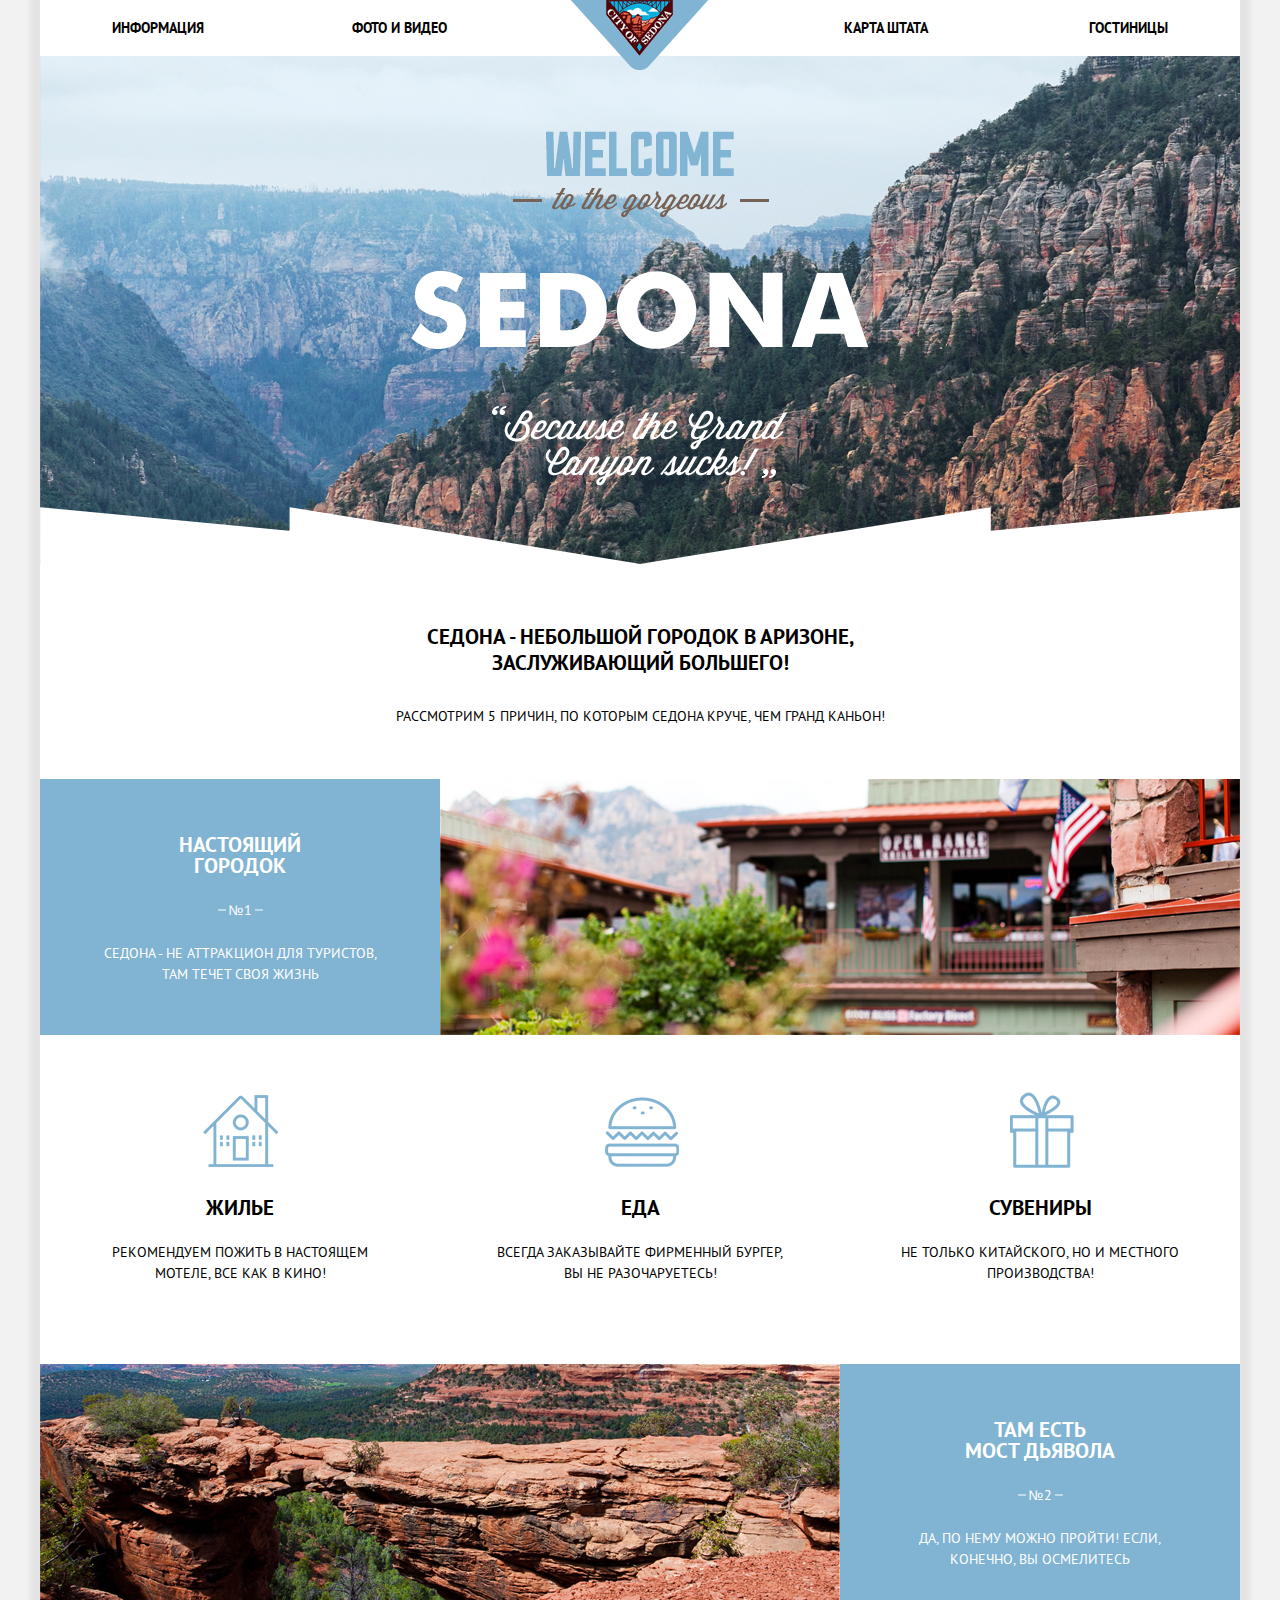
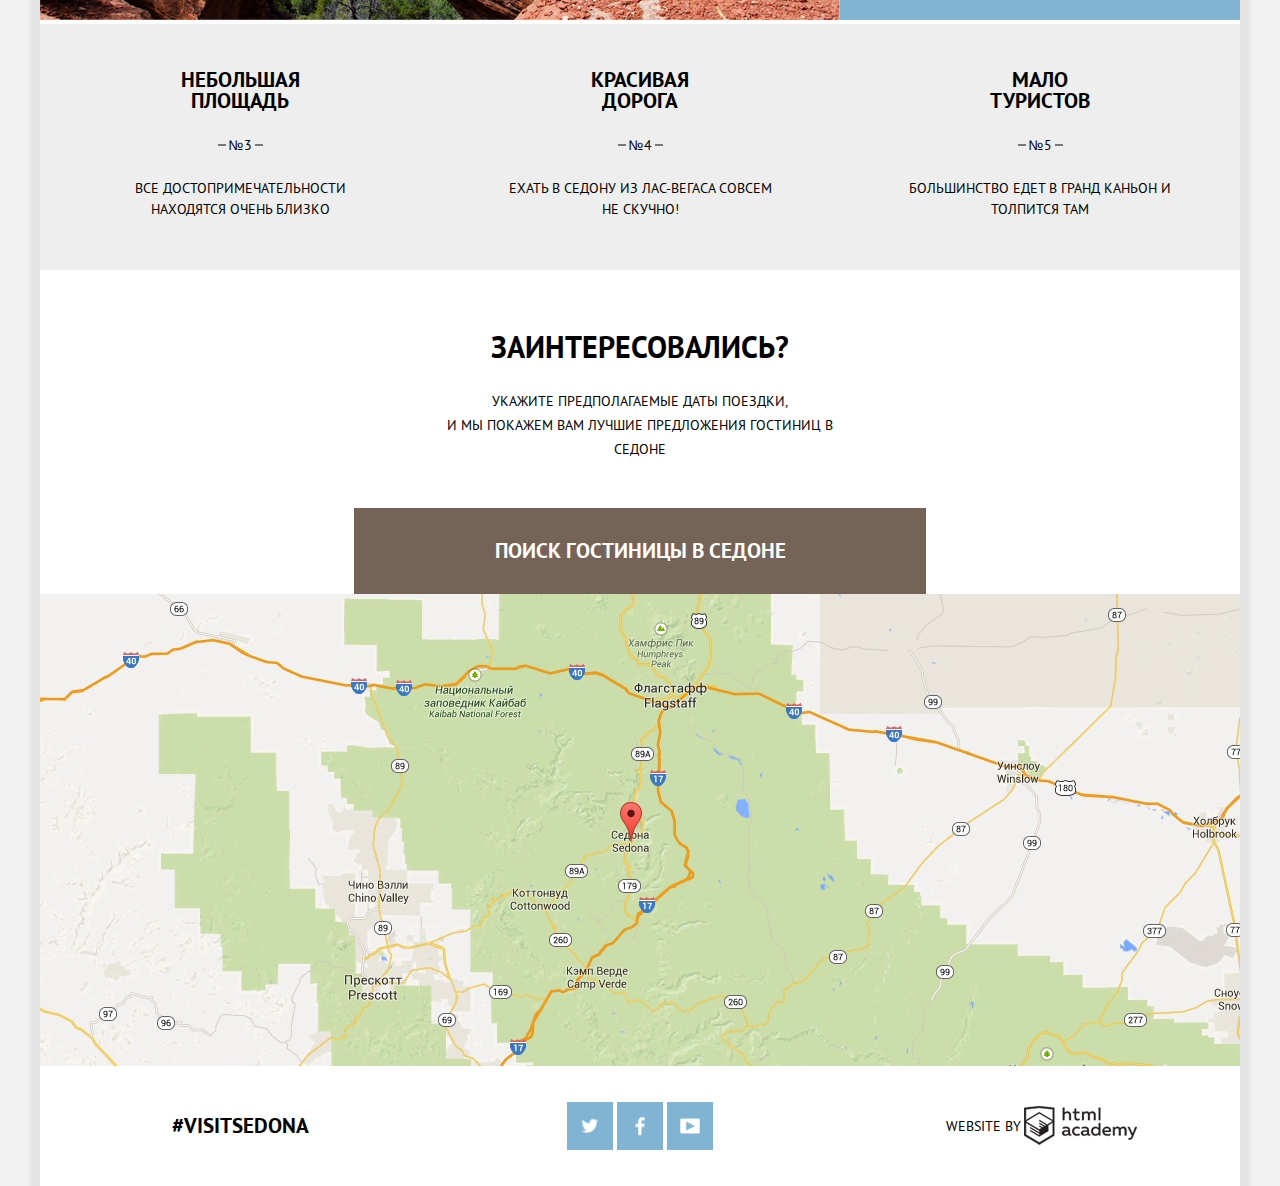
<file: index.html>
<!DOCTYPE html>
<html lang="ru">
<head>
	<meta charset="UTF-8">
	<title>Sedona</title>
	<link rel="stylesheet" href="css/normalize.css">
	<link href="css/style.css" rel="stylesheet">

</head>
<body>
	<header class="main-header">
		<div class="container">
			<h1 class="header-logo"><a><img src="img/logo.png" width="138" height="70" alt="Логотип"></a></h1>
			<nav class="main-navigation">
				<ul>
					
					<li><a href="">Информация</a></li>
					<li><a href="">Фото и видео</a></li>			
					<li><a href="">Карта штата</a></li>
					<li><a href="hotels.html">Гостиницы</a></li>
				
				</ul>
			</nav>
		</div>
	</header>
	
	<main data-content="index">
	<div class="background-sedona"></div>
	<article class="features">
		<div class="features-title">
			<h2>Седона &#45; небольшой городок в Аризоне, заслуживающий большего!</h2>
			<p>Рассмотрим 5 причин, по которым Седона круче, чем гранд каньон!</p>
		</div>
		<section>
			<div class="description-image clearfix">
				<div class="features-description city">
					<h3>Настоящий городок</h3>
					<span>№1</span>
					<p>Седона - не аттракцион для туристов, там течет своя жизнь</p>
				</div>
				<div class="city-image"><img src="img/state.jpg" width="800" height="256" alt=""></div>	
			</div>
			<div class="clearfix">
				<div class="features-description housing">
					<h3 class="housing-title">Жилье</h3>
					<p>Рекомендуем пожить в настоящем мотеле, все как в кино!</p>
				</div>
				<div class="features-description food">
					<h3 class="food-title" >Еда</h3>
					<p>Всегда заказывайте фирменный бургер, вы не разочаруетесь!</p>
				</div>
				<div class="features-description souvenirs">
					<h3 class="souvenirs-title">Сувениры</h3>
					<p>Не только китайского, но и местного производства!</p>
				</div>
			</div>
			
		</section>
		<section>
			<div class="description-image clearfix">
				
				<div class="features-description bridge">
					<h3>Там есть<br>мост дьявола</h3>
					<span>№2</span>
					<p>Да, по нему можно пройти! Если, конечно, вы осмелитесь</p>
				</div>
				<div class="bridge-image"><img src="img/bridge.jpg" width="800" height="256" alt=""></div>
			</div>	
			<div class="environs-description clearfix">
				<div class="features-description plaza">
					<h3>Небольшая площадь</h3>
					<span>№3</span>
					<p>Все достопримечательности находятся очень близко</p>
				</div>
				<div class="features-description road">
					<h3>Красивая дорога</h3>
					<span>№4</span>
					<p>Ехать в Седону из Лас-Вегаса совсем не скучно!</p>
				</div>
				<div class="features-description tourists">
					<h3>Мало туристов</h3>
					<span>№5</span>
					<p>Большинство едет в гранд каньон и толпится там</p>
				</div>
			</div>
		</section>
		
	</article>
	<div class="search-hotels">
		<b>Заинтересовались?</b>
		<p>Укажите предполагаемые даты поездки,<br> и мы покажем вам лучшие предложения гостиниц в Седоне</p>
		<button class="search-btn search-hotel-js" type="button" value="Поиск гостиницы в Седоне">Поиск гостиницы в Седоне</button>
	</div>
	<div class="map">
		
		<iframe src="https://www.google.com/maps/embed?pb=!1m18!1m12!1m3!1d52385.13562567302!2d-111.8301581242769!3d34.85444386564844!2m3!1f0!2f0!3f0!3m2!1i1024!2i768!4f13.1!3m3!1m2!1s0x872da132f942b00d%3A0x5548c523fa6c8efd!2z0KHQtdC00L7QvdCwLCDQkNGA0LjQt9C-0L3QsCA4NjMzNiwg0KHQqNCQ!5e0!3m2!1sru!2sru!4v1466795951696" width="1200" height="472" frameborder="0" style="border:0" allowfullscreen></iframe>
		
		<div class="search-form">
		<form action="" method="post" class="form">
		  <div class="check-wrapper">	
			<label for="сheck-in">Дата заезда:</label>
			<input class="check-in check" type="text" id="check-in" name="check-in" value="24 апреля 2016">
			<div class="calendar"></div>
		  </div>
		  <div class="check-wrapper">	
			<label class="check-out" for="check-out">Дата выезда:</label>
			<input class="check-out check" type="text" id="check-out" name="check-out" value="4 июля 2016">
			<div class="calendar"></div>
		  </div>	
			<div class="wrapper clearfix">
				<ul class="adults-children adults">
		    		<li>
			    	  <label for="adults">Взрослые</label>
					</li>
			    	<li>
			    	  <button class="minus" type="button"></button>
					</li>
			    	<li>
				      <input id="adults" type="text" name="adults" value="2">
					</li>
			        <li>
				      <button class="plus" type="button"></button>
					</li>
				</ul>
			
				<ul class="adults-children children">
					<li>
					  <label for="children">Дети</label>
					</li>
					<li>
					  <button class="minus" type="button"></button>
					<li>
					  <input id="children" type="text" name="children" value="0">
					</li>
					<li>
					  <button class="plus" type="button"></button>
					</li>
				</ul>
			</div>
			<input type="submit" value="Найти">
		</form>
	</div>
	
	
	</div>
	
		
	</main>
	
	<footer class="main-footer clearfix">
		
		<div class="footer-block hashtag"><span>&#35;visitsedona</span></div>
			<div class="footer-block social">
				<a class="social-btn social-btn-tw" href="">twitter</a>
				<a class="social-btn social-btn-fb" href="">facebook</a>
				<a class="social-btn social-btn-inst" href="">instagram</a>
			</div>
			<div class="footer-block footer-logo">
				<a href="">website by <img src="img/logohtml.png" width="113" height="39" alt="Логотип HTML academy"></a>
			</div>
	
	</footer>
	<div class="modal-overlay"></div>
  <script src="js/sedona.js"></script>	
</body>
</html>
</file>
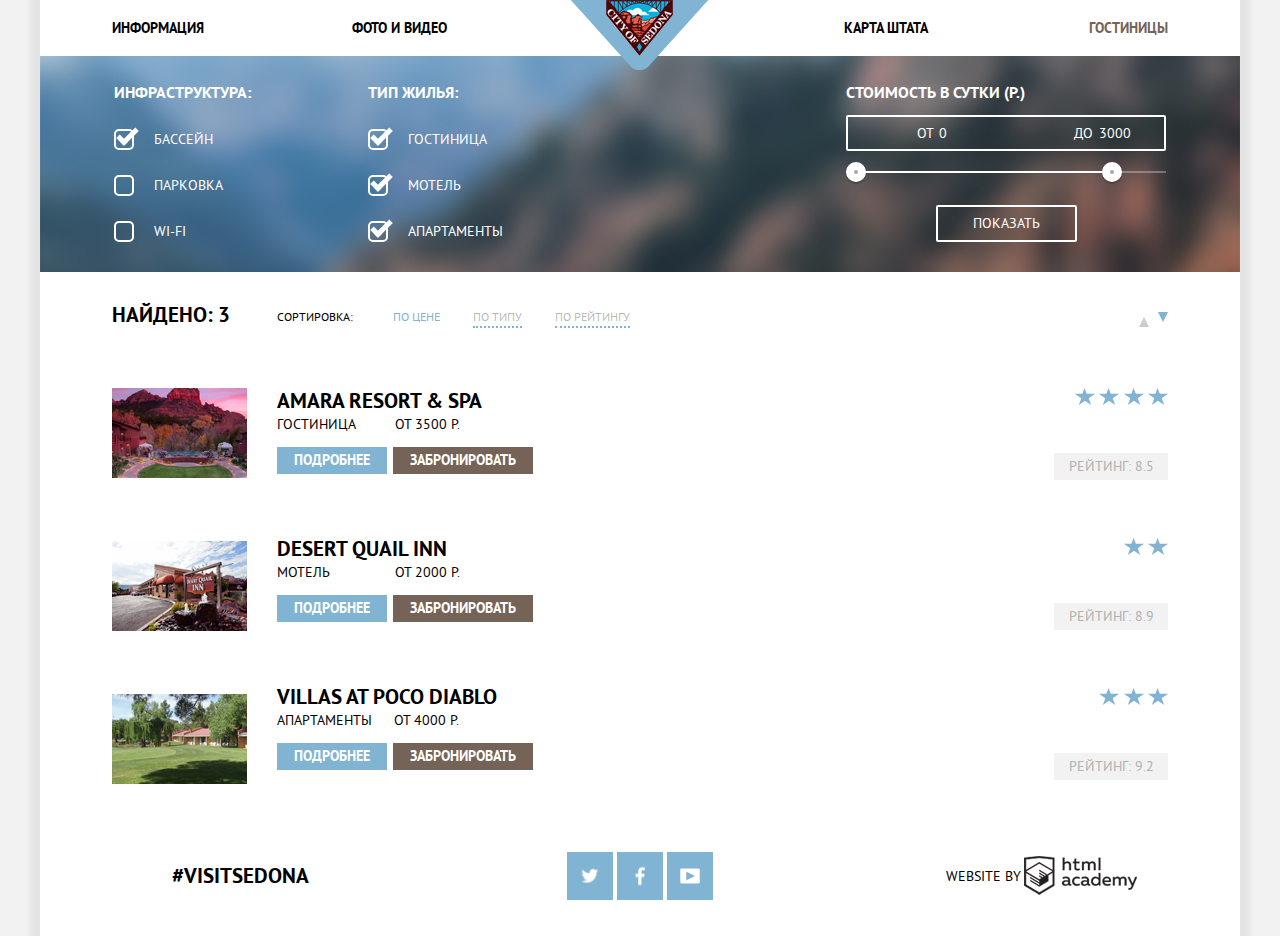
<file: hotels.html>
<!DOCTYPE html>
<html lang="ru">
<head>
	<meta charset="UTF-8">
	<title>Hotels</title>
	<link rel="stylesheet" href="css/normalize.css">
	<link href="css/style.css" rel="stylesheet">

</head>
<body class="inner-page">
	<header class="main-header">
		<div class="container">
			<h1 class="header-logo"><a href="index.html"><img src="img/logo.png" width="138" height="70" alt="Логотип"></a></h1>
			<nav class="main-navigation">
				<ul>
					
					<li><a href="">Информация</a></li>
					<li><a href="">Фото и видео</a></li>
				    <li><a href="">Карта штата</a></li>
					<li><a class="active">Гостиницы</a></li>
				
				</ul>
			</nav>
		</div>
	</header>
	<main data-content="catalog">
		<div class="hotels-filter">
			<div class="container">
				<form class="clearfix" action="" method="post">
					<div class="form-left">
					<fieldset class="infrastructure characteristic">
						<legend>Инфраструктура:</legend>
						<input type="checkbox" id="pool" name="pool" checked>
						<label for="pool">Бассейн</label>
						<input type="checkbox" id="park" name="park">
						<label for="park">Парковка</label>
						<input type="checkbox" id="net" name="net">
						<label for="net">wi-fi</label>
					</fieldset>
					<fieldset class="type-house characteristic">
						<legend>Тип жилья:</legend>
						<input type="checkbox" id="hotel" name="hotel" checked>
						<label for="hotel">Гостиница</label>
						<input type="checkbox" id="motel" name="motel" checked>
						<label for="motel">Мотель</label>
						<input type="checkbox" id="apartments" name="apartments" checked>
						<label for="apartments">Апартаменты</label>
					</fieldset>
					</div>
					<div class="form-right">
					<fieldset class="cost-day">
						<legend class="cost-day-title">Стоимость в сутки (р.)</legend>
						<div class="price-controls">
							<label class="min-price">от <input type="text" name="min-price" value="0"></label>
							<label class="max-price">до <input type="text" name="max-price" value="3000"></label>
						</div>
						<div class="range-controls">
							<div class="scale">
								<div class="bar"></div>
							</div>
							<div class="range-toggle range-toggle-min"></div>
							<div class="range-toggle range-toggle-max"></div>
							
						</div>
						
					</fieldset>
					<button class="btn-transparent" type="submit" value="Показать">Показать</button>
					</div>
				</form>
			</div>
		</div>
		<div class="container clearfix">
			<div class="sorting-left">
				<p class="found">Найдено:<span>   3</span></p>
				<div class="hotel-image">
					<img src="img/amara.jpg" width="135" height="90" alt="Amara Resort &amp; spa">
				</div>
				<div class="hotel-image">
					<img src="img/desert.jpg" width="135" height="90" alt="Desert quail inn">
				</div>
				<div class="hotel-image">
					<img src="img/villas.jpg" width="135" height="90" alt="Villas at poco diablo">
				</div>
				
			</div>
			<div class="sorting-middle">
				<ul class="sorting-list">
					<li class="sorting-list-title">Сортировка:</li>
					<li><a class="active">по цене</a></li>
					<li><a href="">по типу</a></li>
					<li><a href="">по рейтингу</a></li>
				</ul>
				<div class="hotel-info amara">
					<h2 class="hotel-info-title"><a href="">Amara Resort &amp; spa</a></h2>
					<span class="hotel-info-type">гостиница</span>
					<span class="hotel-info-cost">от 3500 Р.</span>
					<div class="hotel-info-links">
						<a class="details" href="">Подробнее</a>
						<a class="booking" href="">Забронировать</a>
					</div>
				</div>
				<div class="hotel-info desert">
					<h2 class="hotel-info-title"><a href="">Desert quail inn</a></h2>
					<span class="hotel-info-type">Мотель</span>
					<span class="hotel-info-cost">от 2000 р.</span>
					<div class="hotel-info-links">
						<a class="details" href="">Подробнее</a>
						<a class="booking" href="">Забронировать</a>
					</div>
				</div>
				<div class="hotel-info villas">
					<h2 class="hotel-info-title"><a href="">Villas at poco diablo</a></h2>
					<span class="hotel-info-type">Апартаменты</span>
					<span class="hotel-info-cost">от 4000 р.</span>
					<div class="hotel-info-links">
						<a class="details" href="">Подробнее</a>
						<a class="booking" href="">Забронировать</a>
					</div>
				  </div>
			    </div>
				
				
				<div class="sorting-right">
					<div class="indicator">
						<div class="indicator-left"></div>
						<div class="indicator-right"></div>
				    </div>
					<div class="hotel-raiting">
						<div class="hotel-raiting-stars">
							<span></span>
							<span></span>
							<span></span>
							<span></span>
						</div>
						<p class="hotel-raiting-ball">Рейтинг:
							<span>  8.5</span>
						</p>
					</div>
			
					<div class="hotel-raiting">
						<div class="hotel-raiting-stars">
							<span></span>
							<span></span>
						</div>
						<p class="hotel-raiting-ball">Рейтинг:
							<span>  8.9</span>
						</p>
					</div>
					<div class="hotel-raiting">
						<div class="hotel-raiting-stars">
							<span></span>
							<span></span>
							<span></span>
						</div>
						<p class="hotel-raiting-ball">Рейтинг:
							<span>  9.2</span>
						</p>
					</div>
				</div>
			</div>
	</main>
	<footer class="main-footer clearfix">
	  
		<div class="footer-block hashtag"><span>&#35;visitsedona</span></div>
			<div class="footer-block social">
				<a class="social-btn social-btn-tw" href="">twitter</a>
				<a class="social-btn social-btn-fb" href="">facebook</a>
				<a class="social-btn social-btn-inst" href="">instagram</a>
			</div>
			<div class="footer-block footer-logo"><a href="">website by <img src="img/logohtml.png" width="113" height="39" alt="Логотип HTML academy"></a>
 		</div>
	  
	</footer>
			
	
</body>
</html>
</file>
<file: css/style.css>
.sprite {
    background-image: url(../img/sprite.png);
    background-repeat: no-repeat;
    display: block;
}

.sprite-_ {
    width: 20px;
    height: 16px;
    background-position: -5px -5px;
}

.sprite-calendar {
    width: 21px;
    height: 22px;
    background-position: -5px -31px;
}

.sprite-calendarblue {
    width: 21px;
    height: 22px;
    background-position: -5px -63px;
}

.sprite-f {
    width: 10px;
    height: 19px;
    background-position: -5px -95px;
}

.sprite-food {
    width: 74px;
    height: 70px;
    background-position: -5px -124px;
}

.sprite-housing {
    width: 75px;
    height: 72px;
    background-position: -5px -204px;
}

.sprite-logoHTMLblue {
    width: 113px;
    height: 39px;
    background-position: -5px -286px;
}

.sprite-souvenirs {
    width: 64px;
    height: 76px;
    background-position: -5px -335px;
}

.sprite-t {
    width: 17px;
    height: 15px;
    background-position: -5px -421px;
}



@font-face	{
	font-family: "PT Sans";
	src: url("../fonts/ptsans.woff") format("woff"), url("../fonts/ptsans.woff2") format("woff2");
	font-weight: normal;
	font-style: normal;
}
@font-face	{
	font-family: "PT Sans Bold";
	src: url("../fonts/ptsansbold.woff") format("woff"), url("../fonts/ptsansbold.woff2") format("woff2");
	font-weight: bold;
	font-style: normal;
}
html {
	margin: 0 auto;
	padding: 0;
	width: 1200px;
	border-left: 40px solid #f2f2f2;
	border-right: 40px solid #f2f2f2;	
}
body {
	width: 1200px;
	margin: 0 auto;
	text-transform: uppercase;
	box-shadow: 0 0 5px 10px #e4e4e4;
}


.container	{
	width: 1056px;
	padding: 0;
	margin: 0 auto;
}
ul {
	list-style: none;
	margin: 0;
	padding: 0;
}
.clearfix:after	{
	content: "";
	display: table;
	clear: both;
}

h1,h2,h3,h4,h5,h6,p, li {
	margin:0;
	padding: 0;
}
a{
	text-decoration: none;
}
img{
	max-width: 100%;
	height: auto;
}

/*header*/
.main-header {
	position: relative;
}

.header-logo	{
	position: absolute;
	width: 138px;
	height: 70px;
	left: 531px;
	z-index: 10;
}

.main-navigation	{
	font-size: 0;
} 

.main-navigation li {
	display: inline-block;
	vertical-align: top;
	font: 14px/26px "PT Sans Bold", "Arial", sans-serif;
	padding: 0;
	width: 240px;
	
}

.main-navigation li:nth-of-type(2) {
	margin-right: 96px;
}
.main-navigation li:nth-of-type(n+3) {
	text-align: right;
}

.main-navigation a {
	display: block;
	color: #000;
	padding: 15px 0;
}

.main-navigation a:hover {
	color: #92bdd8;
}

.main-navigation a:active {
	color: rgba(0, 0, 0, 0.3);
}

.main-navigation .active {
	color: #766357;
}

.main-navigation .active:hover {
	color: #604e43;
}

.main-navigation .active:active {
	color: rgba(96, 78, 67, 0.3);
}
/*features*/
.background-sedona {
	position: relative;
	width: 1200px;
	height: 508px;
	background:  
		url("[data-uri]") no-repeat center 75px, /*Welcome*/
		url("[data-uri]") no-repeat center 132px,  /*to the gorgeous*/
		url("[data-uri]") no-repeat center,  /*Sedona*/
		url("[data-uri]") no-repeat center 350px,  /*Because*/
		rgb(190, 210, 247)
		url("../img/background-index.png") no-repeat top center;
}

.background-sedona::before,
.background-sedona::after {
	position: absolute;
	content: "";
	top: 143px;
	left: 473px;
	width: 29px;
	height: 3px;
	background: #766357;
	z-index: 10;
}
.background-sedona::after {
	left: 700px;
}

.features-title {
	padding-top: 60px;
	padding-bottom: 50px;
	text-align: center;
}
.features-title h2 {
	width: 450px;
	margin: 0 auto;
	font: 21px/26px "PT Sans Bold", "Arial", sans-serif;
	margin-bottom: 27px;
}
.features-title p {
	width: 500px;
	margin: 0 auto;
	font: 14px/26px "PT Sans", "Arial", sans-serif;

}
.features-description {
	float: left;
	width: 400px;
	margin-right: 0;
	padding: 55px 0;
	padding-bottom: 50px;
	background: #81b3d2;
	text-align: center;
}
.features-description h3 {
	width: 155px;
	margin: 0 auto;
	font: 21px/21px "PT Sans Bold", "Arial", sans-serif;
	
	
	margin-bottom: 24px;
}
.features-description span {
	position: relative;
	display: block;
	width: 65px;
	margin: 0 auto;
	font: 14px/21px "PT Sans", "Arial", sans-serif;
	margin-bottom: 22px;
}

.features-description span::after,
.features-description span::before,
.city span::after,
.city span::before,
.bridge span::after,
.bridge span::before {
	position: absolute;
	content: "";
	width: 8px;
	height: 2px;
	top: 9px;
	left: 10px;
	background: rgba(0, 0, 0, 0.5);
}

.features-description span::after {
	left: 47px;
}

.city span::after,
.city span::before,
.bridge span::after,
.bridge span::before {
	background: rgba(255, 255, 255, 0.5);	
}
.features-description p {
	width: 300px;
	margin: 0 auto;
	font: 14px/21px "PT Sans", "Arial", sans-serif;
}

.bridge	{
	float: right;
	width: 400px;
	margin-right: 0;
}
.city,
.bridge {
	color: #fff;
}

.housing,
.food,
.souvenirs {
	padding-top: 158px;
	padding-bottom: 80px;
	background: #fff;
}

.housing-title,
.food-title,
.souvenirs-title {
	position: relative;
}

.housing-title::after {
	content: "";
	position: absolute;
	width: 77px;
	height: 74px;
	top: -102px;
	left: 40px;
	background: transparent url("../img/sprite.png") no-repeat -5px -204px;
}

.food-title::after {
	content: "";
	position: absolute;
	width: 76px;
	height: 72px;
	top: -100px;
	left: 42px;
	background: transparent url("../img/sprite.png") no-repeat -5px -124px;
}

.souvenirs-title::after {
	content: "";
	position: absolute;
	width: 67px;
	height: 78px;
	top: -105px;
	right: 41px ;
	background: transparent url("../img/sprite.png") no-repeat -5px -335px;
}
.plaza,
.road,
.tourists {
	padding-top:45px;
	background: #eee;
}

.plaza p,
.road p,
.tourists p {
	width: 270px;
}

/*search-hotels*/

.search-hotels {
	position: relative;
	padding-top: 65px;
	padding-bottom: 90px;
	text-align: center;
}
.search-hotels b {
	display: block;
	width: 310px;
	margin: 0 auto;
	font: 30px/24px "PT Sans Bold", "Arial", sans-serif;
	margin-bottom: 30px;
}

.search-hotels p {
	width: 440px;
	margin: 0 auto;
	font: 14px/24px "PT Sans", "Arial", sans-serif;
	margin-bottom: 43px;
}

.search-hotels .search-btn {
	position: absolute;
	bottom: 0;
	left: 50%;
	margin-left: -286px;
	display: block;
	width: 572px;
	padding: 30px 0;
	font: 21px/26px "PT Sans Bold", "Arial", sans-serif;
	color: #fff;
	text-transform: uppercase;
	text-align: center;
	background: #766357;
	border: none;
	z-index: 10;
}

.map {
	position: relative;
	width: 1200px;
	height: 472px;
	margin: 0 auto;
	background: #eee url("../img/map.jpg") no-repeat 0 0;
}
/*hotels.html*/

.hotels-filter {
	background: url("../img/background-inner.jpg") no-repeat top center;
	min-height: 190px;
	margin: 0;
	padding-top: 26px;
	color: #fff;
}

.form-left	{
	float: left;
	margin-right: 0px;
}
.form-left fieldset {
	display: inline-block;
	vertical-align: top;
	width: 246px;
	border: none;
	padding: 0;
}

fieldset legend {
	font: 16px/21px "PT Sans Bold", "Arial", sans-serif;
	margin-bottom: 26px;
}

input[type="checkbox"] {
	display: none;
}

.characteristic label {
	display: block;
	position: relative;
	cursor: pointer;
	font: 14px/21px "PT Sans", "Arial", sans-serif;
	padding-left: 40px;
	margin-bottom: 25px;
}

.characteristic label::before {
	position: absolute;
	content: "";
	width: 16px;
	height: 17px;
	top: 0;
	left: 0;
	border: 2px solid #fff;
	border-radius: 5px;
	
}

.characteristic label::after {
	position: absolute;
	content: "";
	width: 0;
	height: 0;
	top: 0;
	left: 3px;
	
}
.characteristic input[type="checkbox"]:checked + label::after {
	width: 16px;
	height: 6px;
	border: 5px solid #fff;
	border-top: none;
	border-right: none;
	transform: rotate(-45deg);
}
.characteristic label:hover::before {
	border: 2px solid #fefefe;
}
.characteristic label:hover::after {
	border: none;
}
.characteristic input[type="checkbox"]:checked + label:hover::after {
	border: 5px solid #fefefe;
	border-top: none;
	border-right: none;
	
}
.characteristic label:disabled::before {
	border: 2px solid #6a6a6a;
}
.characteristic label:disabled::after {
	border: none;
}
.characteristic input[type="checkbox"]:checked + label:disabled::after {
	border: 5px solid #6a6a6a;
	border-top: none;
	border-right: none;
	
}

.form-right	{
	float: right;
}

.cost-day {
	width: 320px;
	color: #fff;
	border: none;
    padding-right: 0;
	padding-left: 0;
	
}

.cost-day-title {
	font: 16px/21px "PT Sans Bold", "Arial", sans-serif;
	margin-bottom: 6px;
}

.price-controls {
	position: relative;
	height: 27px;
	margin-bottom: 20px;
	border: 2px solid #fff;
	border-radius: 2px;
	font-size: 0;
	padding-top: 5px;

}

.price-controls::after {
	content: "";
	position: absolute;
	width: 22px;
	height: 2px;
	top: 50%;
	left: 50%;
	transform: translate(-50%, -50%)
	background: #fff;
}

.price-controls label {
	display: inline-block;
	vertical-align: top;
	cursor: pointer;
	font: 14px/21px "PT Sans", "Arial", sans-serif;
}

.price-controls .min-price,
.price-controls .max-price {
	width: 88px;
	padding-left: 69px;
}

.price-controls input {
	width: 50px;
	margin: 0;
	background: none;
	color: inherit;
	font: inherit;
	outline: none;
	border: none;
}

.range-controls {
	position: relative;
	margin-bottom: 20px;
}

.range-controls .scale {
	height: 2px;
	background: rgba(255, 255, 255, 0.3);
}

.range-controls .bar {
	width: 80%;
	height: 2px;
	background: #fff;
}

.range-toggle {
	position: absolute;
	width: 4px;
	height: 4px;
	top: -9px;
	border-radius: 50%;
	cursor: pointer;
	background: #ababab;
	border: 8px solid #fff;
	box-shadow: 0 2px 1px 0 rgba(0, 1, 1, 0.2);
}

.range-toggle:hover {
	background: #1c4f80;
}

.range-toggle-min {
	left: 0;
}

.range-toggle-max {
	left: 80%;
}

.btn-transparent {
	display: block;
	margin: 0 auto;
	padding: 6px 35px;
	background: transparent;
	border: 2px solid #fff;
	border-radius: 2px;
	cursor: pointer;
	font: 14px/21px "PT Sans", "Arial", sans-serif;
	text-transform: uppercase;
	color: #fff;
	outline: none;
}

.btn-transparent:hover {
 	background: #fff;
	color: #000;
}
.sorting-left {
	float: left;
	width: 135px;
	margin-right: 30px;
}
.sorting-left p {
	font: 21px/26px "PT Sans Bold", "Arial", sans-serif;
	padding: 30px 0;
	margin-bottom: 30px;

}
.sorting-left .hotel-image {
	margin-bottom: 59px;
}
.sorting-left .hotel-image:last-child {
	margin-bottom: 23px;
}
.sorting-middle	{
	float: left;
	
}
.sorting-list {
	font-size: 0;
}
.sorting-list li   {
	display: inline-block;
	vertical-align: top;
	font: 12px/18px "PT Sans", "Arial", sans-serif;
	padding: 36px 0;
	padding-bottom: 28px;
}

.sorting-list-title {
	display: inline-block;
	vertical-align: top;
	margin-right: 40px;
}
.sorting-list a {
	display: block;
	margin-right: 33px;
	border-bottom: 2px dotted #81b3d2;
	color: rgba(0, 0, 0, 0.3);
}

.sorting-list a:hover {
	color: #81b3d2;
	border-bottom: 2px dotted #81b3d2;
}

.sorting-list a:active {
	color: #000;
	border: none;
}

.sorting-list .active {
	color: #81b3d2;
	border: none;
}
.sorting-list .active:hover {
	border: none;
}

.sorting-middle .hotel-info {
	
	padding-top: 30px;
	padding-bottom: 30px;
	
}

.hotel-info a {
	font: 21px/26px "PT Sans Bold", "Arial", sans-serif;
	color: #000;
	margin-bottom: 7px;
}

.hotel-info a:hover {
	color: #81b3d2;
}

.hotel-info a:active {
	color: rgba(0, 0, 0, 0.3);
}
.hotel-info span  {
	display: inline-block;
	vertical-align: top;
	font: 14px/21px "PT Sans", "Arial", sans-serif;
	margin-right: 35px;
	margin-bottom: 12px;
}
.desert span {
	margin-right: 61px;
}

.villas span {
	margin-right: 18px;
}

.hotel-info-links a {
	display: inline-block;
	margin: 0;
	vertical-align: top;
	font: 14px/21px "PT Sans Bold", "Arial", sans-serif;
	color: #fff;
	padding: 3px 17px;
	text-align: center;
	
}

.hotel-info-links .details {
	background: #81b3d2;
	margin-right: 2px;
}

.hotel-info-links .details:hover {
	background: #669ec0;
	color: #fff;
}

.hotel-info-links .details:active {
	background: #5496bd;
	color: rgba(255, 255, 255, 0.3);
	
}

.hotel-info-links .booking {
	background: #766357;
}

.hotel-info-links .booking:hover {
	background: #604e43;
	color: #fff;
}

.hotel-info-links .booking:active {
	background: #503e33;
	color: rgba(255, 255, 255, 0.3);
}

.sorting-right{
	float: right;
	text-align: right;
}

.sorting-right .indicator {
	padding-top: 40px;
	padding-bottom: 36px;
}

.indicator-left {
    display: inline-block;
	vertical-align: top;
    width: 0;
    height: 0;
    border: 5px solid transparent;
    border-bottom: 10px solid #cccccc;
    padding-top: ;
    margin-right: 5px;
}
.indicator-right  {
    display: inline-block;
	vertical-align: top;
    width: 0;
    height: 0;
    border: 5px solid transparent;
    border-top: 10px solid #81b3d2;
    margin-right: 0;
	cursor: pointer;
}
.indicator-left:hover {
    border-bottom: 10px solid #000;
}
.indicator-left:active {
    border-bottom: 10px solid #81b3d2;
}

.hotel-raiting-stars {
	padding: 27px 0;
	margin-bottom: 15px;
}
.hotel-raiting-stars span {
	position: relative;
	display: inline-block;
	vertical-align: top;
	color: #81b3d2;
	width: 0;
	height: 0;
	border-right: 10px solid transparent;
	border-bottom: 7px solid #81b3d2;
	border-left: 10px solid transparent;
	-webkit-transform: rotate(35deg);
	        transform: rotate(35deg);

}

.hotel-raiting-stars span::before {	content: "";
	position: absolute;
	width: 0;
	height: 0;
	border-bottom: 8px solid #81b3d2;
	border-left: 3px solid transparent;
	border-right: 3px solid transparent;
	left: -6px;
	top: -4px;
	-webkit-transform: rotate(-35deg);
	        transform: rotate(-35deg);
}

.hotel-raiting-stars span::after {
	content: "";
	position: absolute;
	width: 0;
	height: 0;
	left: -10px;
	color: #81b3d2;
	border-bottom: 7px solid #81b3d2;
	border-right: 10px solid transparent;
	border-left: 10px solid transparent;
	-webkit-transform: rotate(-70deg);
	        transform: rotate(-70deg);
	
}

.hotel-raiting-ball {
	font: 14px/21px "PT Sans", "Arial", sans-serif;
	color: #b1b1b1;
	padding: 3px 0;
	padding-left: 15px;
	padding-right: 14px;
	background: #f2f2f2;
	margin-bottom: 36px;
}

/*footer*/

.footer-block {
	float: left;
	width: 400px;
	margin-right: 0;
	text-align: center;
}


.hashtag span {
	display: block;
	width: 142px;
    margin: 0 auto;
	font: 21px/26px "PT Sans Bold", "Arial", sans-serif;
	text-transform: uppercase;
	text-align: center;
	padding: 47px 0;
}

.social {
	padding: 36px 0;
}
.social-btn {
	display: inline-block;
	vertical-align: top;
	position: relative;
	width: 46px;
	height: 48px;
	background: #81b3d2;
	font-size: 0;
}

.social-btn:hover {
	background: #669ec0;
}

.social-btn:active {
	background: #5496bd;
}

.social-btn-tw::before,
.social-btn-fb::before,
.social-btn-inst::before    {
    content: "";
    position: absolute;
    top: 50%;
    left: 50%;
    transform: translate(-50%,-50%);
}

.social-btn-tw::before {
	width: 17px;
	height: 15px;
	background: transparent url("../img/sprite.png") no-repeat -5px -421px;
}
.social-btn-fb::before {
	width: 10px;
	height: 19px;
	background: transparent url("../img/sprite.png") no-repeat -5px  -95px;
}
.social-btn-inst::before {
	width: 20px;
	height: 16px;
	background: transparent url("../img/sprite.png") no-repeat -5px  -5px;
}

.social-btn-tw:active::before,
.social-btn-fb:active::before,
.social-btn-inst:active::before {
	background: #fff;
	opacity: 0.3;
}  

.footer-logo  {
	position: relative;
}
.footer-logo a {
	display: inline-block;
	vertical-align: top;
	width: 87px;
	margin: 0 auto;
	font: 14px/26px "PT Sans", "Arial", sans-serif;
	color: #000;
	text-transform: uppercase;
	padding: 47px 0;
	padding-right: 113px;
}

.footer-logo img {
	position: absolute;
	width: 113px;
	height: 39px;
	top: 40px;
	right: 103px;
}

.footer-logo img:hover {
	position: absolute;
	width: 113px;
	height: 39px;
	top: 40px;
	right: 103px;
	background: url("../img/sprite.png") no-repeat -5px -286px;
}

.footer-logo img:active  {
	opacity: 0.3;
}

/*Модальное окно*/

.search-form  {
	position: absolute;
	display: none;
	top: 0;
	left: 50%;
	padding: 0;
	width: 460px;
	margin-left: -284px;
	padding-left: 55px;
	padding-top: 56px;
	padding-right: 53px;
	padding-bottom: 55px;
	background: #fff;
	z-index: 10;
}

.modal-overlay {
	display: none;
    position: fixed;
    top: 0;
    left: 0;
    width: 100%;
    height: 100%;
    z-index: 3;
    background: rgba(0, 0, 0, 0.4);
}


@-webkit-keyframes anime,
@-o-keyframes anime,
@keyframes anime  {
	0% {
		height: 0;
	}
	30% {
		height: 30%;
		}
	60% {
		height: 60%;
	}
	100% {
		height: 100%;
	}
}

.search-form-open {
	display: block;
	-webkit-animation: anime 0.6s;
	-o-animation: anime 0.6s;
	animation: anime 0.6s;
}

.modal-overlay-open {
	display: block;
}
.search-form label {
	font: 14px/26px "PT Sans Bold", "Arial", sans-serif;
	margin-right: 18px;
	margin-bottom: 50px;
	
}

.search-form .check-out {
	margin-right: 14px;
}

.search-form input[type="text"]  {
	width: 319px;
	font: 14px/26px "PT Sans Bold", "Arial", sans-serif;
	text-transform: uppercase;
	padding: 4px 15px;
	margin-bottom: 29px;
	background: #f2f2f2;
	border: none;
	margin-right: 0;
}

.search-form .check-in:hover,
.search-form .check-out:hover {
	background: #ebebeb;
	cursor: pointer;
} 

.search-form .check-in:active,
.search-form .check-out:active {
	width: 317px;
	padding: 3px 14px;
	padding-right: 15px;
	background: #fff;
	border: 1px solid #f2f2f2;
} 
input[type="text"]+label {
	display: inline-block;
	vertical-align: top;
	
}

.check-wrapper  {
	position: relative;
	margin-bottom: 6px;
}

.check-wrapper .calendar {
	position: absolute;
	width: 21px;
	height: 22px;
	top: 5px;
	right: 10px;
	background: url("../img/sprite.png") no-repeat -5px -31px;
	opacity: 0.3;
}

.check-wrapper .calendar:hover {
	background: url("../img/sprite.png") no-repeat -5px -31px;
	opacity: 1;
	cursor: pointer;
}

.check-wrapper .calendar:active {
	background: url("../img/sprite.png") no-repeat -5px -63px;
}

.wrapper {
	width: 460px;
}
.adults {
	float: left;
	width: 250px;
}
.children {
	float: right;
	width: 210px;
	text-align: right
}
.adults-children input[type="text"] {
	padding: 0;
	padding-bottom: 4px;
	width: 40px;
	text-align: center;
}

.adults-children label {
	margin-right: 40px;
}

.children label {
	margin-right: 22px;
}
.adults-children button[type="button"] {
	position: relative;
	border: none;
	width: 42px;
	height: 30px;
	background: #f2f2f2;
}

.adults-children button[type="button"]::before {
	content: "";
	position: absolute;
	width: 14px;
	height: 4px;
	top: 11px;
	left: 13px;
	background: #000;
	opacity: 0.3;
}

.adults-children button[type="button"]:hover::before {
	background: #000;
}

.adults-children button[type="button"]:active::before {
	background: #81b3d2;
}

.adults-children .plus::after {
	content: "";
	position: absolute;
	width: 4px;
	height: 13px;
	top: 7px;
	left: 18px;
	opacity: 0.5;
	background: #000;
}

.adults-children .plus:hover::after {
	background: #000;
}

.adults-children .plus:active::after {
	background: #81b3d2;
}
.wrapper {
	margin-bottom: 22px;
}
.wrapper ul {
	font-size: 0;

}
.adults-children li {
	display: inline-block;
	vertical-align: top;
}

.search-form input[type="submit"] {
	width: 460px;
	font: 21px/26px "PT Sans Bold", "Arial", sans-serif;
	padding: 16px 0;
	background: #81b3d2;
	text-transform: uppercase;
	color: #fff;
	border: none;
}

.search-form input[type="submit"]:hover {
	background: #669ec0;
}

.search-form input[type="submit"]:active {
	background: #5496bd;
	color: rgba(255, 255, 255, 0.3);
}
</file>
